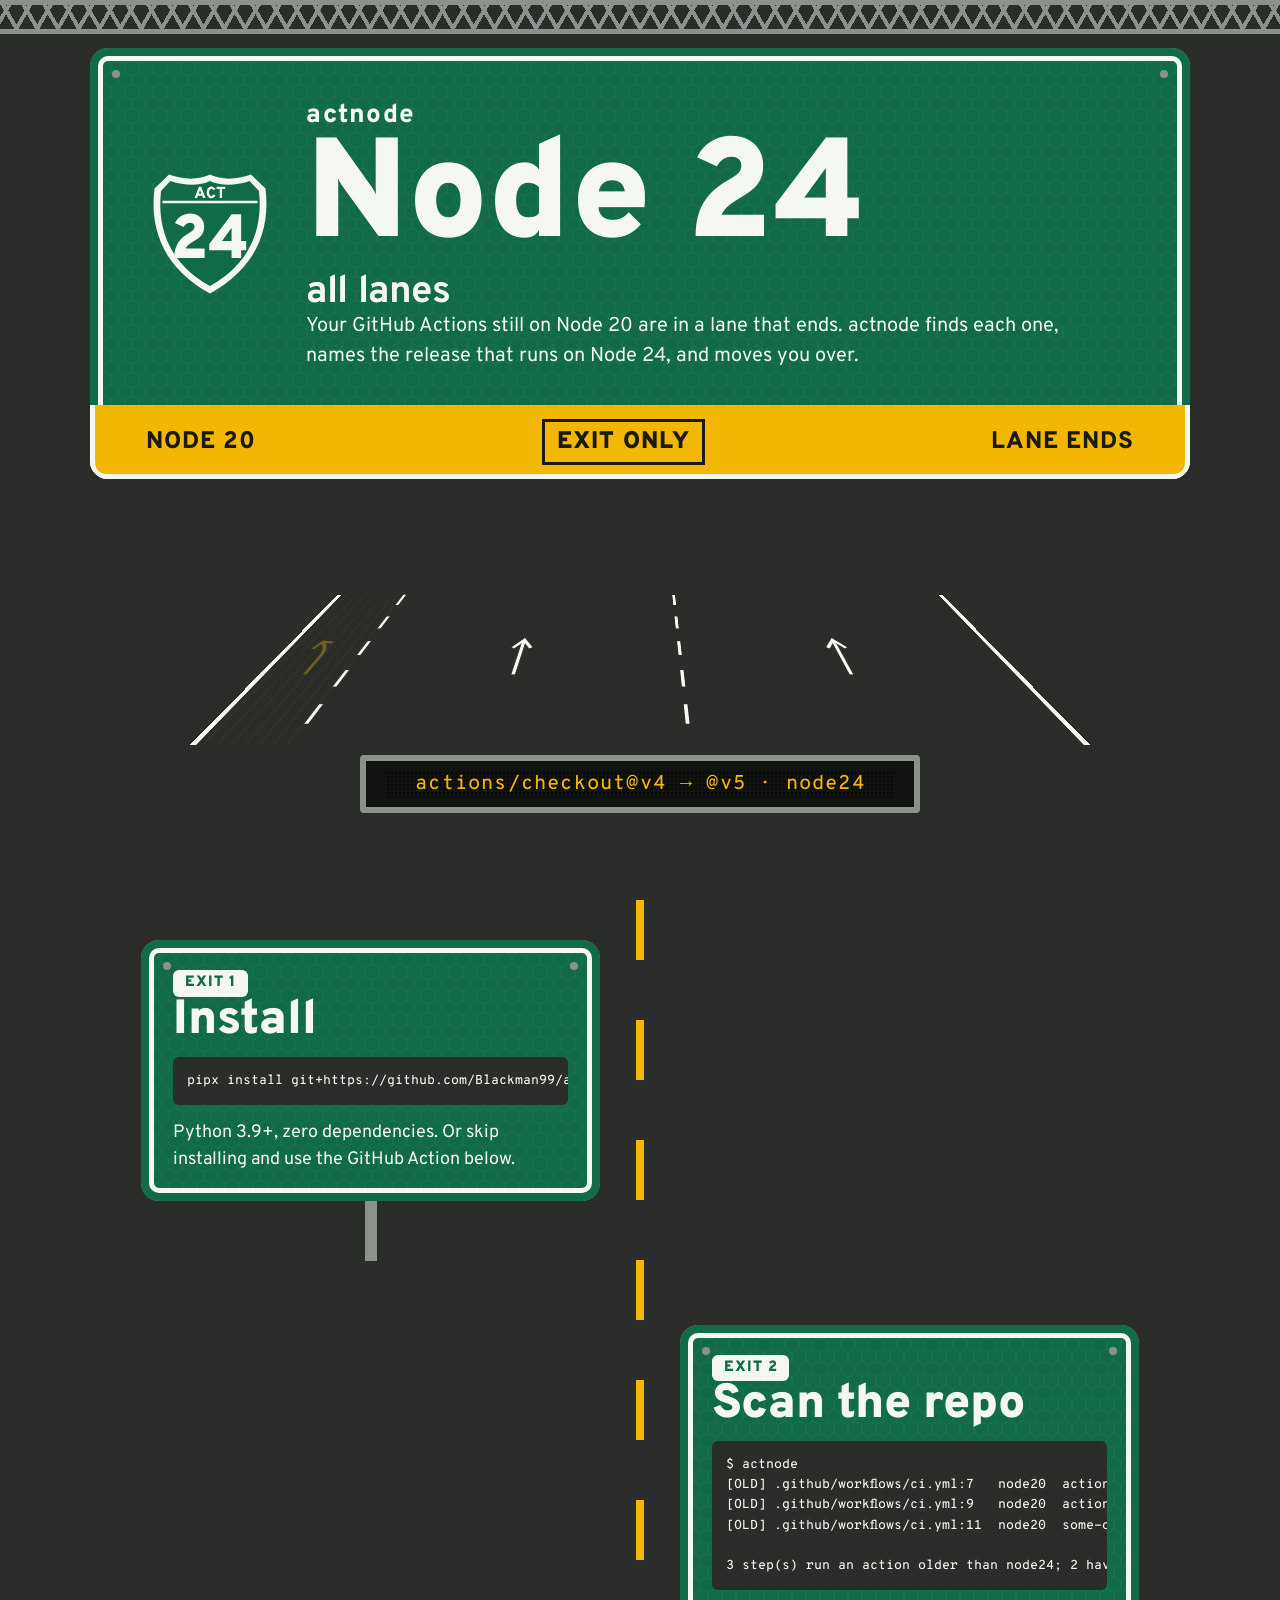
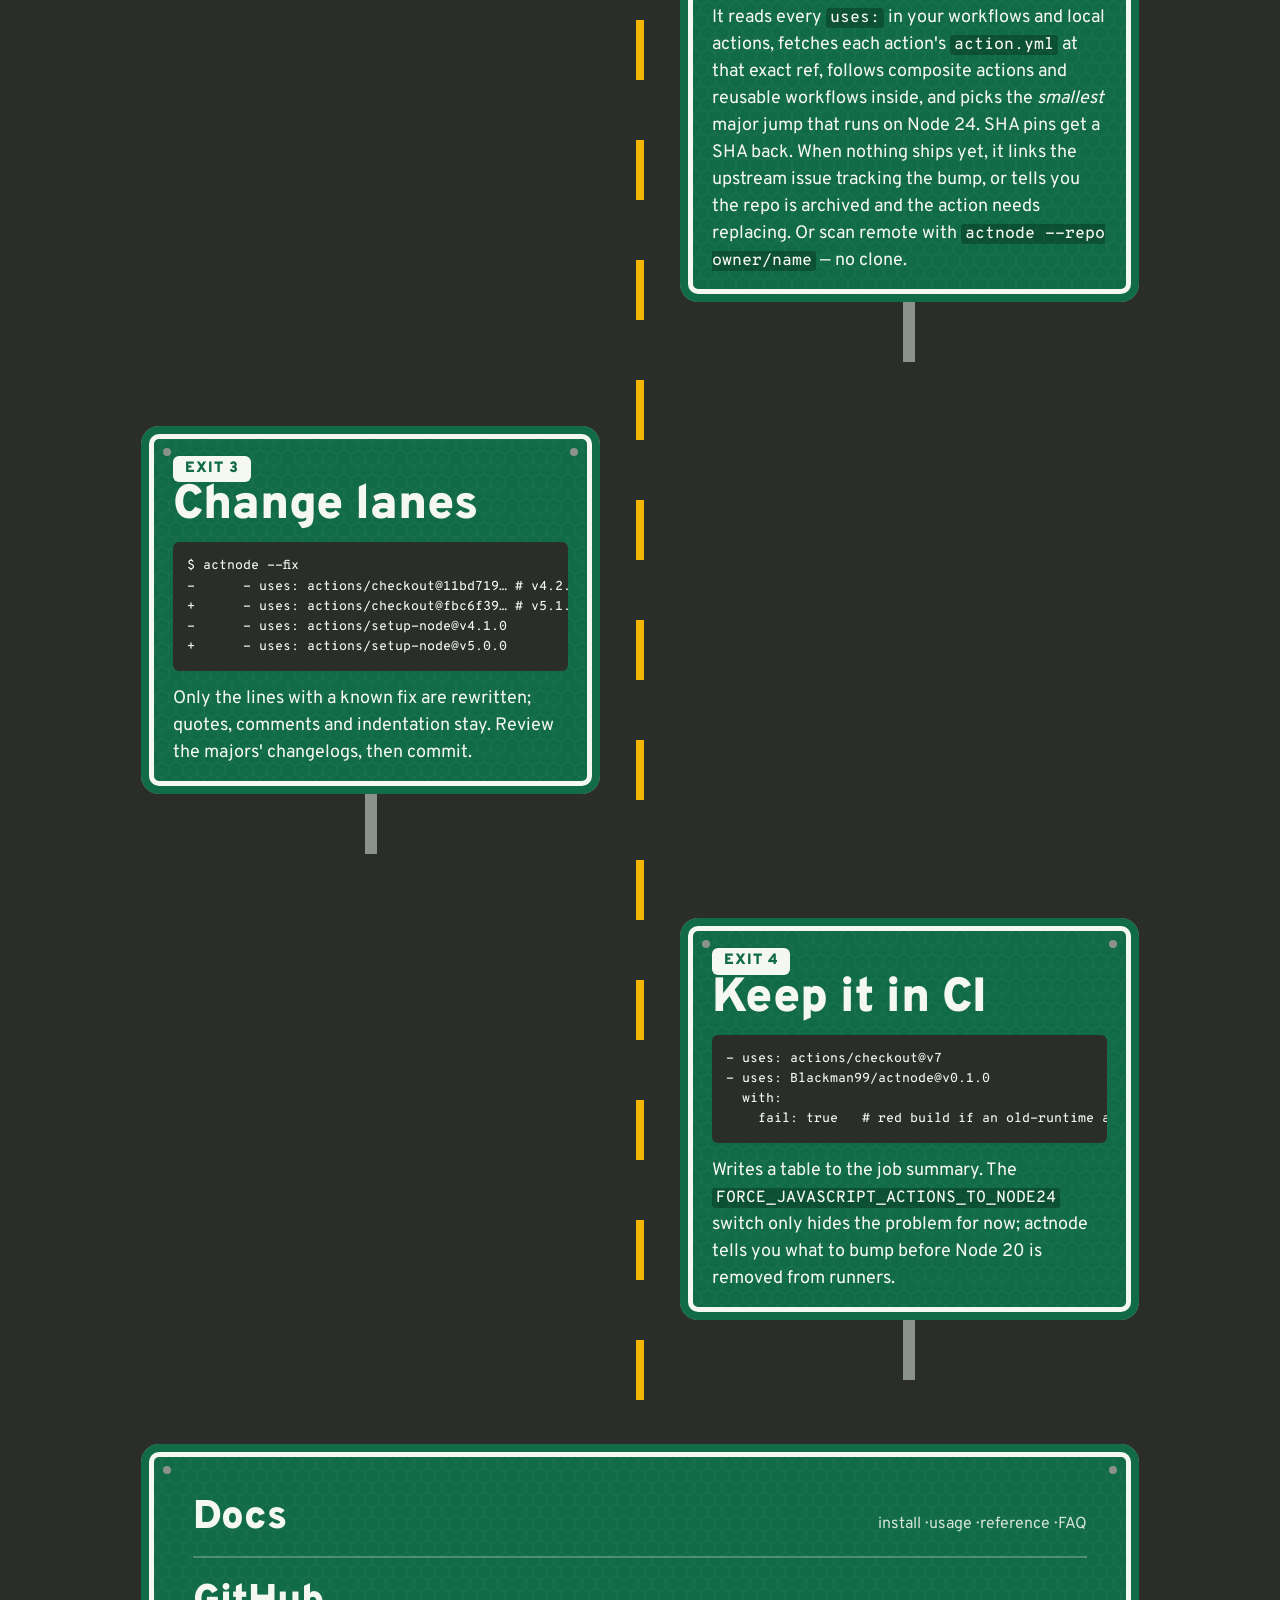
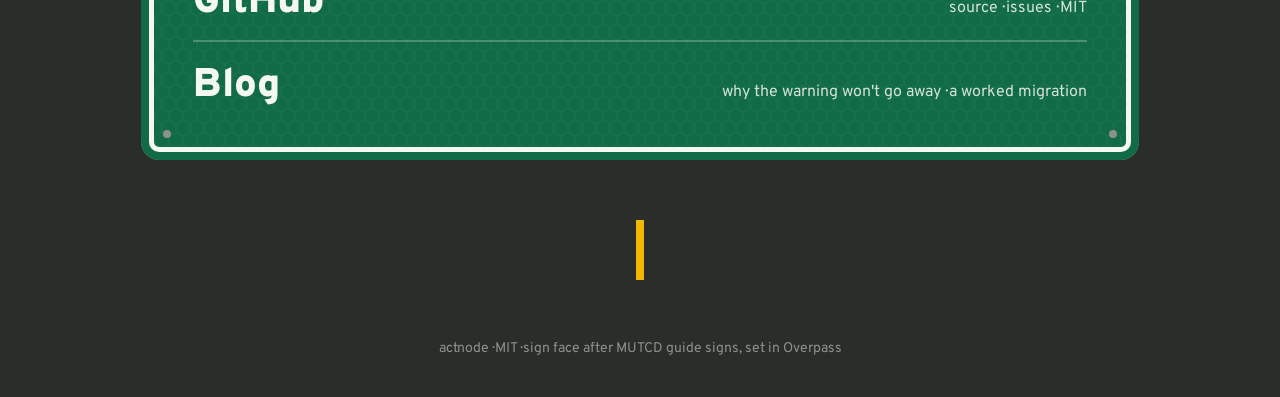
<file: site/index.html>
<!doctype html>
<html lang="en">
<head>
<meta charset="utf-8">
<meta name="viewport" content="width=device-width,initial-scale=1">
<title>actnode — Node 20 lane ends. Move your GitHub Actions to Node 24.</title>
<meta name="description" content="actnode finds every GitHub Actions step whose action still runs on Node 20 or older, tells you the release that moves it to Node 24, and can rewrite the uses: line for you.">
<link rel="canonical" href="https://blackman99.github.io/actnode/">
<link rel="icon" href="favicon.svg" type="image/svg+xml">
<link rel="icon" href="logo-512.png" type="image/png" sizes="512x512">
<link rel="apple-touch-icon" href="logo-512.png">
<meta name="theme-color" content="#116b46">
<meta property="og:type" content="website">
<meta property="og:site_name" content="actnode">
<meta property="og:url" content="https://blackman99.github.io/actnode/">
<meta property="og:title" content="actnode — Node 20 lane ends. Move your GitHub Actions to Node 24.">
<meta property="og:description" content="Find every workflow step still on a Node 20 action, get the release that runs on Node 24, rewrite it in one command.">
<meta property="og:image" content="https://blackman99.github.io/actnode/og-image.png">
<meta property="og:image:width" content="1200">
<meta property="og:image:height" content="630">
<meta property="og:image:alt" content="A green highway guide sign: NODE 24 straight ahead, a yellow EXIT ONLY panel for Node 20 lane ends.">
<meta name="twitter:card" content="summary_large_image">
<meta name="twitter:title" content="actnode — Node 20 lane ends. Move your GitHub Actions to Node 24.">
<meta name="twitter:description" content="Find every workflow step still on a Node 20 action, get the release that runs on Node 24, rewrite it in one command.">
<meta name="twitter:image" content="https://blackman99.github.io/actnode/og-image.png">
<link rel="preload" href="fonts/overpass.woff2" as="font" type="font/woff2" crossorigin>
<link rel="stylesheet" href="style.css">
</head>
<body>
<header class="gantry" aria-labelledby="h1">
  <div class="truss" aria-hidden="true"></div>
  <div class="sign guide">
    <i class="bolt b1"></i><i class="bolt b2"></i><i class="bolt b3"></i><i class="bolt b4"></i>
    <div class="legend">
      <img class="shield" src="logo.svg" alt="" width="120" height="120">
      <div>
        <p class="kicker">actnode</p>
        <h1 id="h1"><span class="dest">Node 24</span> <span class="thru">all lanes</span></h1>
        <p class="sub">Your GitHub Actions still on Node 20 are in a lane that ends. actnode finds each one, names the release that runs on Node 24, and moves you over.</p>
      </div>
    </div>
    <div class="exitonly" aria-label="Node 20: exit only, lane ends">
      <span>NODE 20</span><b>EXIT ONLY</b><span>LANE ENDS</span>
    </div>
  </div>
  <div class="road hero-road" aria-hidden="true">
    <div class="lanes">
      <div class="lane l20"><svg viewBox="0 0 40 80"><path d="M24 76V44Q24 24 10 12M4 24L9 10L22 12"/></svg></div>
      <div class="lane"><svg viewBox="0 0 40 80"><path d="M20 76V8M8 22L20 6l12 16"/></svg></div>
      <div class="lane"><svg viewBox="0 0 40 80"><path d="M20 76V8M8 22L20 6l12 16"/></svg></div>
    </div>
  </div>
  <div class="vms" role="img" aria-label="Variable message sign showing example upgrades found by actnode">
    <div class="vms-face"><span class="vms-from">actions/checkout@v4</span><span class="vms-to">→ @v5 · node24</span></div>
  </div>
</header>

<main class="highway">
  <div class="centerline" aria-hidden="true"></div>

  <section class="roadside left" id="install">
    <div class="sign green"><i class="bolt b1"></i><i class="bolt b2"></i>
      <p class="exitno">EXIT 1</p>
      <h2>Install</h2>
      <pre><code>pipx install git+https://github.com/Blackman99/actnode</code></pre>
      <p>Python 3.9+, zero dependencies. Or skip installing and use the GitHub Action below.</p>
    </div><div class="post"></div>
  </section>

  <section class="roadside right" id="scan">
    <div class="sign green"><i class="bolt b1"></i><i class="bolt b2"></i>
      <p class="exitno">EXIT 2</p>
      <h2>Scan the repo</h2>
      <pre><code>$ actnode
[OLD] .github/workflows/ci.yml:7   node20  actions/checkout@v4       -> actions/checkout@v5
[OLD] .github/workflows/ci.yml:9   node20  actions/cache@v4          -> actions/cache@v5
[OLD] .github/workflows/ci.yml:11  node20  some-org/deploy@v2        no release on node24 yet; upstream issue #41 (open)  https://github.com/some-org/deploy/issues/41

3 step(s) run an action older than node24; 2 have a newer release ready.</code></pre>
      <p>It reads every <code>uses:</code> in your workflows and local actions, fetches each action's <code>action.yml</code> at that exact ref, follows composite actions and reusable workflows inside, and picks the <em>smallest</em> major jump that runs on Node 24. SHA pins get a SHA back. When nothing ships yet, it links the upstream issue tracking the bump, or tells you the repo is archived and the action needs replacing. Or scan remote with <code>actnode --repo owner/name</code> — no clone.</p>
    </div><div class="post"></div>
  </section>

  <section class="roadside left" id="fix">
    <div class="sign green"><i class="bolt b1"></i><i class="bolt b2"></i>
      <p class="exitno">EXIT 3</p>
      <h2>Change lanes</h2>
      <pre><code>$ actnode --fix
-      - uses: actions/checkout@11bd719… # v4.2.2
+      - uses: actions/checkout@fbc6f39… # v5.1.0
-      - uses: actions/setup-node@v4.1.0
+      - uses: actions/setup-node@v5.0.0</code></pre>
      <p>Only the lines with a known fix are rewritten; quotes, comments and indentation stay. Review the majors' changelogs, then commit.</p>
    </div><div class="post"></div>
  </section>

  <section class="roadside right" id="ci">
    <div class="sign green"><i class="bolt b1"></i><i class="bolt b2"></i>
      <p class="exitno">EXIT 4</p>
      <h2>Keep it in CI</h2>
      <pre><code>- uses: actions/checkout@v7
- uses: Blackman99/actnode@v0.1.0
  with:
    fail: true   # red build if an old-runtime action sneaks back</code></pre>
      <p>Writes a table to the job summary. The <code>FORCE_JAVASCRIPT_ACTIONS_TO_NODE24</code> switch only hides the problem for now; actnode tells you what to bump before Node 20 is removed from runners.</p>
    </div><div class="post"></div>
  </section>

  <section class="distance" aria-label="More">
    <div class="sign green wide"><i class="bolt b1"></i><i class="bolt b2"></i><i class="bolt b3"></i><i class="bolt b4"></i>
      <ul>
        <li><a href="docs/">Docs</a><span>install · usage · reference · FAQ</span></li>
        <li><a href="https://github.com/Blackman99/actnode">GitHub</a><span>source · issues · MIT</span></li>
        <li><a href="docs/blog/">Blog</a><span>why the warning won't go away · a worked migration</span></li>
      </ul>
    </div><div class="post twin"></div>
  </section>
</main>
<footer><p>actnode · MIT · sign face after MUTCD guide signs, set in Overpass</p></footer>
<script src="app.js" defer></script>
</body>
</html>
</file>
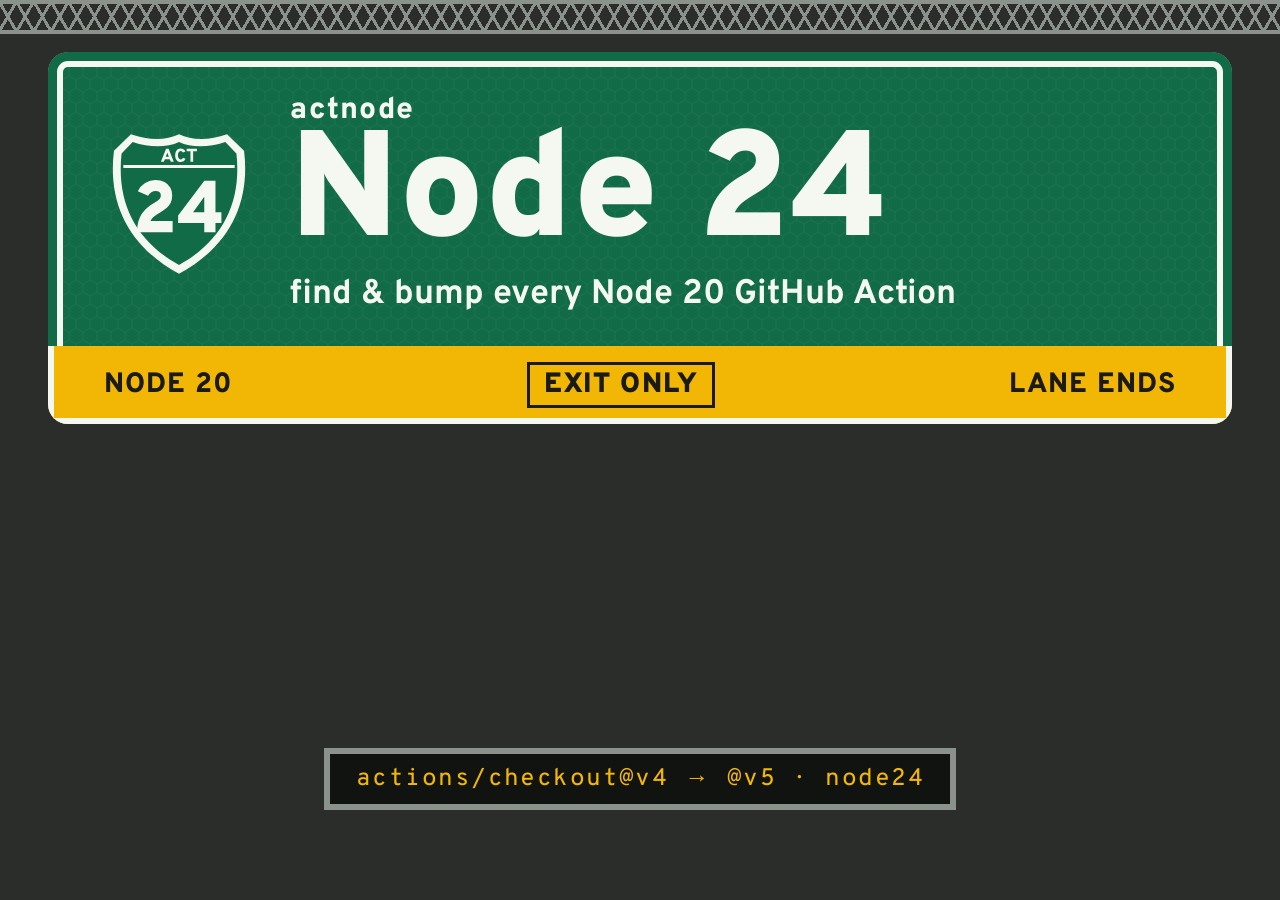
<file: .github/assets/og.html>
<!doctype html>
<!-- OG / social preview source; rendered by .github/assets/render.sh -->
<html><head><meta charset="utf-8"><style>
@font-face{font-family:O;src:url(../../site/fonts/overpass.woff2);font-weight:400 900}
@font-face{font-family:OM;src:url(../../site/fonts/overpass-mono.woff2)}
html,body{margin:0;width:100vw;height:100vh;overflow:hidden;background:#2b2d2a;color:#f5f8f0;font-family:O}
.truss{position:absolute;left:0;right:0;top:0;height:26px;border-top:4px solid #8b928c;border-bottom:4px solid #8b928c;
 background:repeating-linear-gradient(60deg,transparent 0 12px,#8b928c 12px 15px),repeating-linear-gradient(-60deg,transparent 0 12px,#8b928c 12px 15px)}
.sign{position:absolute;left:48px;right:48px;top:52px;background:#116b46;border-radius:20px;box-shadow:inset 0 0 0 9px #116b46,inset 0 0 0 15px #f5f8f0;overflow:hidden;
 background-image:url("data:image/svg+xml,%3Csvg xmlns='http://www.w3.org/2000/svg' width='14' height='24'%3E%3Cpath d='M7 0l7 4v8l-7 4-7-4V4zM7 16v8' fill='none' stroke='%23ffffff' stroke-opacity='.05'/%3E%3C/svg%3E")}
.leg{display:flex;align-items:center;gap:36px;padding:40px 56px 30px}
.leg img{width:150px;height:150px}
.k{font-weight:800;font-size:30px;letter-spacing:.05em;margin:0}
h1{margin:0;font-weight:900;font-size:150px;line-height:.92}
.t{font-weight:700;font-size:34px;margin:6px 0 0}
.x{display:flex;justify-content:space-between;align-items:center;background:#f2b705;color:#1a1a17;padding:16px 56px;font-weight:800;font-size:28px;letter-spacing:.04em;box-shadow:inset 0 -6px 0 #f5f8f0,inset 6px 0 0 #f5f8f0,inset -6px 0 0 #f5f8f0}
.x b{border:3px solid #1a1a17;padding:2px 14px;font-weight:900}
.vms{position:absolute;left:50%;transform:translateX(-50%);bottom:90px;background:#111310;border:6px solid #8b928c;padding:10px 26px;color:#f2b705;font:24px OM;letter-spacing:.06em;white-space:nowrap}
.docs .t::after{content:" · docs"}
</style></head><body>
<div class="truss"></div>
<div class="sign"><div class="leg"><img src="../../site/logo.svg"><div><p class="k">actnode</p><h1>Node 24</h1><p class="t">find &amp; bump every Node 20 GitHub Action</p></div></div>
<div class="x"><span>NODE 20</span><b>EXIT ONLY</b><span>LANE ENDS</span></div></div>
<div class="vms">actions/checkout@v4 → @v5 · node24</div>
<script>if(location.search.includes('docs=1'))document.body.classList.add('docs')</script>
</body></html>
</file>
<file: site/style.css>
@font-face{font-family:"Overpass";src:url(fonts/overpass.woff2) format("woff2");font-weight:400 900;font-display:swap}
@font-face{font-family:"Overpass Mono";src:url(fonts/overpass-mono.woff2) format("woff2");font-weight:500;font-display:swap}
:root{--green:#116b46;--white:#f5f8f0;--yellow:#f2b705;--asphalt:#2b2d2a;--ink:#1a1a17;--steel:#8b928c}
*{box-sizing:border-box}
html{scroll-behavior:smooth}
body{margin:0;background:var(--asphalt);color:var(--white);font:400 18px/1.5 "Overpass",system-ui,sans-serif}
a{color:inherit}
code,pre{font-family:"Overpass Mono",ui-monospace,monospace}
/* retroreflective microprism sheeting: faint hex grid */
.sign{position:relative;background-color:var(--green);border-radius:18px;padding:28px 32px;
  box-shadow:inset 0 0 0 8px var(--green),inset 0 0 0 13px var(--white);
  background-image:url("data:image/svg+xml,%3Csvg xmlns='http://www.w3.org/2000/svg' width='14' height='24'%3E%3Cpath d='M7 0l7 4v8l-7 4-7-4V4zM7 16v8' fill='none' stroke='%23ffffff' stroke-opacity='.05'/%3E%3C/svg%3E")}
.bolt{position:absolute;width:8px;height:8px;border-radius:50%;background:var(--steel)}
.b1{top:22px;left:22px}.b2{top:22px;right:22px}.b3{bottom:22px;left:22px}.b4{bottom:22px;right:22px}
/* gantry hero */
.gantry{min-height:100vh;min-height:100svh;display:flex;flex-direction:column;align-items:center;padding:0 3vw 24px;background:var(--asphalt);overflow:hidden;position:relative}
.truss{width:110vw;height:34px;margin-bottom:14px;background:
  repeating-linear-gradient(60deg,transparent 0 14px,var(--steel) 14px 18px),repeating-linear-gradient(-60deg,transparent 0 14px,var(--steel) 14px 18px);
  border-top:5px solid var(--steel);border-bottom:5px solid var(--steel)}
.guide{width:min(1100px,100%);padding:48px 56px 0;transform-origin:50% 0}
.legend{display:flex;gap:32px;align-items:center}
.shield{width:clamp(72px,11vw,128px);height:auto;flex:none}
.kicker{margin:0;font-weight:800;letter-spacing:.06em;font-size:clamp(18px,2.2vw,26px)}
h1{margin:0;line-height:.95;font-weight:900;letter-spacing:-.01em}
.dest{display:block;font-size:clamp(56px,11vw,150px)}
.thru{display:inline-block;font-size:clamp(22px,3vw,40px);font-weight:700;margin-top:6px}
.sub{max-width:40em;font-size:clamp(16px,1.6vw,20px);margin:18px 0 0}
.legend{padding-bottom:34px}
.exitonly{display:flex;justify-content:space-between;align-items:center;margin:0 -56px;padding:14px 56px;background:var(--yellow);color:var(--ink);
  border-radius:0 0 18px 18px;font-weight:800;font-size:clamp(14px,2vw,24px);letter-spacing:.04em;box-shadow:inset 0 -5px 0 var(--white),inset 5px 0 0 var(--white),inset -5px 0 0 var(--white)}
.exitonly b{font-weight:900;border:3px solid var(--ink);padding:2px 12px}
/* road */
.road{perspective:420px;width:min(900px,100%);height:min(32vh,260px);margin-top:6px}
.lanes{display:flex;height:100%;transform:rotateX(52deg);transform-origin:50% 100%;
  background:linear-gradient(var(--white),var(--white)) left/6px 100% no-repeat,linear-gradient(var(--white),var(--white)) right/6px 100% no-repeat}
.lane{flex:1;display:grid;place-items:center;position:relative}
.lane+.lane::before{content:"";position:absolute;left:-2px;top:0;bottom:0;width:4px;
  background:repeating-linear-gradient(var(--white) 0 26px,transparent 26px 52px);animation:dash 0.9s linear infinite}
.lane.l20{background:repeating-linear-gradient(90deg,transparent 0 12px,rgba(242,183,5,.12) 12px 14px)}
.lane svg{width:34px;height:70px;fill:none;stroke:var(--white);stroke-width:5;stroke-linecap:square}
.l20 svg{stroke:var(--yellow)}
@keyframes dash{to{background-position:0 52px}}
.vms{margin-top:10px;background:#111310;border:6px solid var(--steel);border-radius:4px;padding:10px 20px;min-width:min(560px,92vw);perspective:600px}
.vms-face{display:flex;gap:14px;justify-content:center;flex-wrap:wrap;color:var(--yellow);font:500 clamp(14px,2vw,20px)/1.3 "Overpass Mono",monospace;letter-spacing:.06em;
  background-image:radial-gradient(rgba(0,0,0,.55) 1px,transparent 1.4px);background-size:4px 4px;transform-origin:50% 50%}
.vms-face.flip{animation:flip .5s ease-in-out}
@keyframes flip{50%{transform:rotateX(90deg)}}
/* intro choreography */
.guide{animation:approach 1.4s cubic-bezier(.2,.7,.2,1) both}
@keyframes approach{from{transform:scale(.55) translateY(40px)}to{transform:none}}
.exitonly{animation:laneends 1s 1.6s ease-in both}
@keyframes laneends{from{clip-path:inset(0 0 0 0)}to{clip-path:inset(0 0 0 0)}}
.l20{animation:merge 1.2s 2.2s ease-in-out both}
@keyframes merge{from{flex-grow:1;opacity:1}to{flex-grow:.25;opacity:.35}}
/* highway */
.highway{position:relative;max-width:1100px;margin:0 auto;padding:40px 4vw 80px}
.centerline{position:absolute;left:50%;top:0;bottom:0;width:8px;margin-left:-4px;
  background:repeating-linear-gradient(var(--yellow) 0 60px,transparent 60px 120px);background-position:0 var(--drive,0px)}
.roadside{position:relative;display:flex;flex-direction:column;width:calc(50% - 40px);margin:0 0 64px}
.roadside.right{margin-left:auto}
.roadside .sign{z-index:1}
.post{width:12px;height:60px;background:var(--steel);margin:0 auto}
.post.twin{width:auto;height:60px;background:linear-gradient(90deg,transparent 22%,var(--steel) 22% calc(22% + 12px),transparent 0 calc(78% - 12px),var(--steel) 0 78%,transparent 0)}
.exitno{display:inline-block;margin:0 0 6px;background:var(--white);color:var(--green);font-weight:900;padding:2px 12px;border-radius:6px;font-size:15px;letter-spacing:.06em}
h2{margin:0 0 12px;font-size:clamp(30px,4vw,48px);font-weight:900;line-height:1}
.sign pre{margin:0 0 14px;padding:14px;background:var(--asphalt);color:var(--white);border-radius:6px;overflow-x:auto;font-size:13px;line-height:1.55}
.sign p{margin:0}
.sign p code{background:rgba(0,0,0,.25);padding:0 4px;border-radius:3px;font-size:.9em}
.distance{position:relative;display:flex;flex-direction:column}
.wide ul{list-style:none;margin:0;padding:8px 20px;display:flex;flex-direction:column;gap:6px}
.wide li{display:flex;justify-content:space-between;align-items:baseline;gap:16px;border-bottom:2px solid rgba(245,248,240,.25);padding:8px 0;flex-wrap:wrap}
.wide li:last-child{border:0}
.wide a{font-weight:900;font-size:clamp(26px,3.4vw,40px);text-decoration:none}
.wide a:hover,.wide a:focus-visible{text-decoration:underline;text-decoration-thickness:4px;text-underline-offset:6px}
.wide span{font-size:16px;opacity:.85}
.reveal{opacity:0;transform:translateY(60px) scale(.92);transition:opacity .7s,transform .7s cubic-bezier(.2,.7,.2,1)}
.reveal.in{opacity:1;transform:none}
footer{text-align:center;padding:24px;font-size:14px;color:var(--steel)}
@media (max-width:760px){
  .guide{padding:40px 26px 0}.exitonly{margin:0 -26px;padding:12px 26px}
  .legend{flex-direction:column;align-items:flex-start;gap:12px}
  .centerline{left:14px}
  .roadside,.roadside.right{width:auto;margin-left:28px}
  .road{height:110px}
}
@media (prefers-reduced-motion:reduce){
  *,*::before,*::after{animation:none!important;transition:none!important}
  .reveal{opacity:1;transform:none}
  .l20{flex-grow:.25;opacity:.35}
}
</file>
